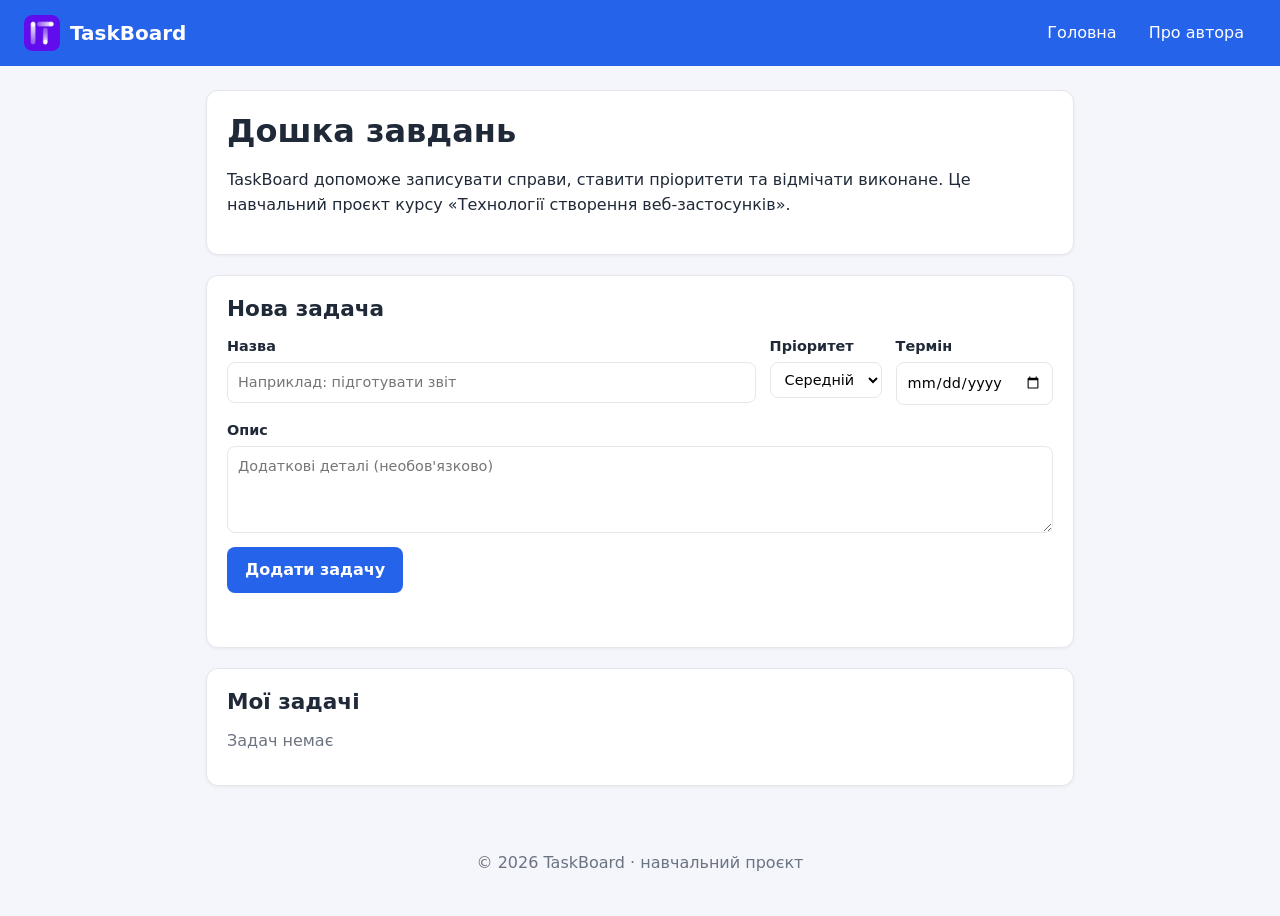
<file: index.html>
<!DOCTYPE html>
<html lang="uk">
<head>
  <meta charset="UTF-8">
  <meta name="viewport" content="width=device-width, initial-scale=1.0">
  <title>TaskBoard: дошка завдань</title>
  <link rel="stylesheet" href="style.css">
</head>
<body>

  <header class="site-header">
    <a class="brand" href="index.html">
      <img src="images/logo.png" alt="Логотип TaskBoard" width="36" height="36">
      <span>TaskBoard</span>
    </a>

    <nav class="nav">
      <a href="index.html">Головна</a>
      <a href="about.html">Про автора</a>
    </nav>
  </header>

  <main class="container">
    <section class="intro">
      <h1>Дошка завдань</h1>
      <p>
        TaskBoard допоможе записувати справи, ставити пріоритети
        та відмічати виконане. Це навчальний проєкт курсу
        «Технології створення веб-застосунків».
      </p>
    </section>

    <section class="card">
      <h2>Нова задача</h2>
      <form id="task-form" class="task-form">
        <div class="form-row">
          <label class="field grow">
            <span>Назва</span>
            <input type="text" id="title" name="title" placeholder="Наприклад: підготувати звіт" required maxlength="80">
          </label>

          <label class="field">
            <span>Пріоритет</span>
            <select id="priority" name="priority">
              <option value="low">Низький</option>
              <option value="medium" selected>Середній</option>
              <option value="high">Високий</option>
            </select>
          </label>

          <label class="field">
            <span>Термін</span>
            <input type="date" id="deadline" name="deadline">
          </label>
        </div>

        <label class="field">
          <span>Опис</span>
          <textarea id="description" name="description" rows="3" placeholder="Додаткові деталі (необов'язково)"></textarea>
        </label>

        <button type="submit" class="btn">Додати задачу</button>
        <p id="form-message" class="form-message" role="alert"></p>
      </form>
    </section>
    <section class="card">
      <h2>Мої задачі</h2>
      <p id="counter" class="counter">Задач немає</p>
      <ul id="task-list" class="task-list"></ul>
    </section>
  </main>

  <footer class="site-footer">
    <p>&copy; 2026 TaskBoard · навчальний проєкт</p>
  </footer>

  <script src="script.js" defer></script>

</body>
</html>
</file>
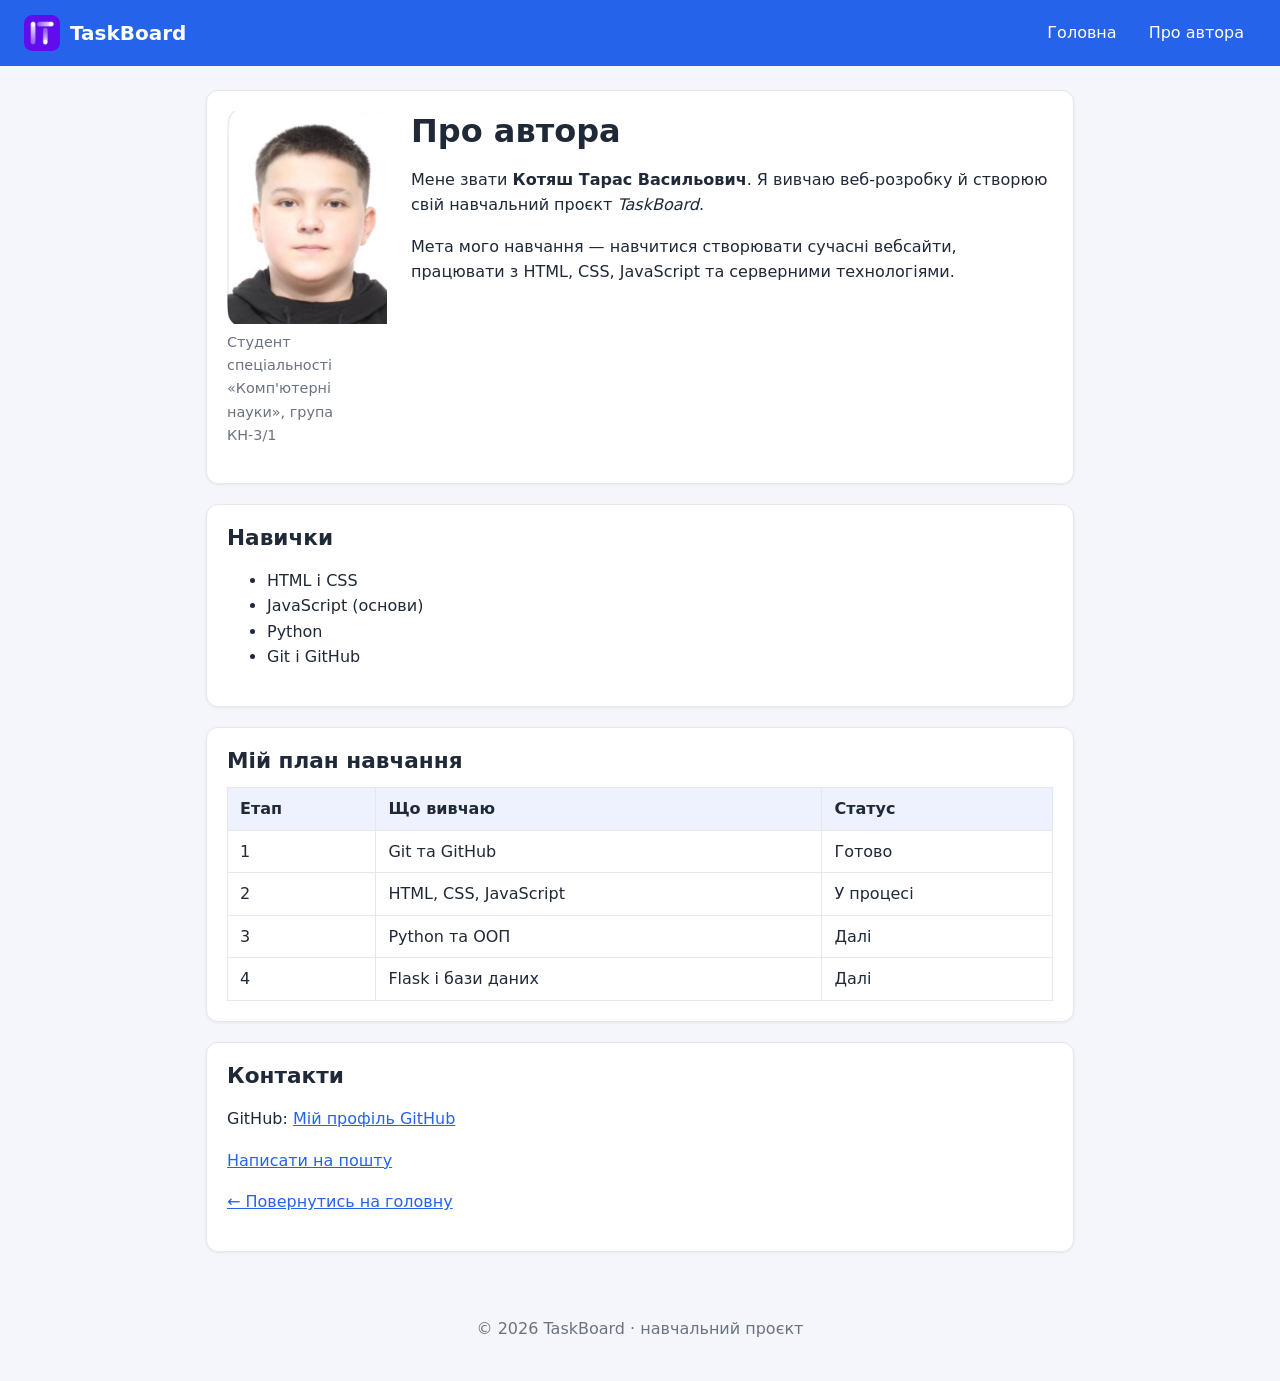
<file: about.html>
<!DOCTYPE html>
<html lang="uk">
<head>
  <meta charset="UTF-8">
  <meta name="viewport" content="width=device-width, initial-scale=1.0">
  <title>Про автора | TaskBoard</title>
  <link rel="stylesheet" href="style.css">
</head>
<body>

  <header class="site-header">
    <a class="brand" href="index.html">
      <img src="images/logo.png" alt="Логотип TaskBoard" width="36" height="36">
      <span>TaskBoard</span>
    </a>

    <nav class="nav">
      <a href="index.html">Головна</a>
      <a href="about.html">Про автора</a>
    </nav>
  </header>

  <main class="container">

    <article class="card profile">
      <figure>
        <img src="images/avatar.png" alt="Фото автора" width="160" height="160">
        <figcaption>Студент спеціальності «Комп'ютерні науки», група КН-3/1</figcaption>
      </figure>

      <div class="profile-text">
        <h1>Про автора</h1>

        <p>
          Мене звати <strong>Котяш Тарас Васильович</strong>.
          Я вивчаю веб-розробку й створюю свій навчальний проєкт
          <em>TaskBoard</em>.
        </p>

        <p>
          Мета мого навчання — навчитися створювати сучасні вебсайти,
          працювати з HTML, CSS, JavaScript та серверними технологіями.
        </p>
      </div>
    </article>

    <section class="card">
      <h2>Навички</h2>
      <ul>
        <li>HTML і CSS</li>
        <li>JavaScript (основи)</li>
        <li>Python</li>
        <li>Git і GitHub</li>
      </ul>
    </section>

    <section class="card">
      <h2>Мій план навчання</h2>

      <table>
        <thead>
          <tr>
            <th>Етап</th>
            <th>Що вивчаю</th>
            <th>Статус</th>
          </tr>
        </thead>

        <tbody>
          <tr>
            <td>1</td>
            <td>Git та GitHub</td>
            <td>Готово</td>
          </tr>
          <tr>
            <td>2</td>
            <td>HTML, CSS, JavaScript</td>
            <td>У процесі</td>
          </tr>
          <tr>
            <td>3</td>
            <td>Python та ООП</td>
            <td>Далі</td>
          </tr>
          <tr>
            <td>4</td>
            <td>Flask і бази даних</td>
            <td>Далі</td>
          </tr>
        </tbody>
      </table>
    </section>

    <section class="card">
      <h2>Контакти</h2>

      <p>
        GitHub:
        <a href="https://github.com/kotiashtvkn24-pixel"
           target="_blank" rel="noopener">Мій профіль GitHub</a>
      </p>

      <p>
        <a href="mailto:student@example.com">Написати на пошту</a>
      </p>

      <p>
        <a href="index.html">← Повернутись на головну</a>
      </p>
    </section>

  </main>

  <footer class="site-footer">
    <p>&copy; 2026 TaskBoard · навчальний проєкт</p>
  </footer>

</body>
</html>
</file>
<file: style.css>
:root {
  --bg: #f4f6fb;
  --card: #ffffff;
  --text: #1f2937;
  --muted: #6b7280;
  --primary: #2563eb;
  --primary-dark: #1d4ed8;
  --border: #e5e7eb;
  --success: #16a34a;
  --danger: #dc2626;
  --warning: #d97706;
  --radius: 12px;
}

* {
  box-sizing: border-box;
}

body {
  margin: 0;
  font-family: system-ui, "Segoe UI", Roboto, Arial, sans-serif;
  line-height: 1.6;
  color: var(--text);
  background: var(--bg);
}

h1, h2 {
  line-height: 1.25;
  margin: 0 0 12px;
}

h1 { font-size: 2rem; }
h2 { font-size: 1.35rem; }

a { color: var(--primary); }
a:hover { color: var(--primary-dark); }

img { max-width: 100%; height: auto; }

.site-header {
  background: var(--primary);
  color: #fff;
  padding: 14px 24px;
}

.brand {
  color: #fff;
  font-weight: 700;
  font-size: 1.25rem;
  text-decoration: none;
}

.nav a {
  color: #fff;
  text-decoration: none;
  padding: 6px 12px;
  border-radius: 8px;
}

.nav a:hover {
  background: rgba(255, 255, 255, 0.2);
}

.container {
  max-width: 900px;
  margin: 24px auto;
  padding: 0 16px;
}

.card,
.intro {
  background: var(--card);
  border: 1px solid var(--border);
  border-radius: var(--radius);
  padding: 20px;
  margin-bottom: 20px;
  box-shadow: 0 1px 3px rgba(0, 0, 0, 0.06);
}

.site-footer {
  text-align: center;
  color: var(--muted);
  padding: 24px 16px;
}

table {
  border-collapse: collapse;
  width: 100%;
}

th, td {
  border: 1px solid var(--border);
  padding: 8px 12px;
  text-align: left;
}

th { background: #eef2ff; }

figure { margin: 0 0 16px; }
figcaption { color: var(--muted); font-size: 0.9rem; }

/* ===== W-10: Flexbox ===== */

.site-header {
  display: flex;
  flex-wrap: wrap;
  align-items: center;
  justify-content: space-between;
  gap: 12px;
}

.brand {
  display: flex;
  align-items: center;
  gap: 10px;
}

.nav {
  display: flex;
  gap: 8px;
}

.profile {
  display: flex;
  gap: 24px;
  align-items: flex-start;
}

.profile figure { flex: 0 0 160px; }
.profile-text { flex: 1; }

/* ===== W-10: Форма ===== */

.task-form {
  display: flex;
  flex-direction: column;
  gap: 14px;
}

.form-row {
  display: flex;
  flex-wrap: wrap;
  gap: 14px;
}

.field {
  display: flex;
  flex-direction: column;
  gap: 4px;
  font-weight: 600;
  font-size: 0.9rem;
}

.field.grow { flex: 1 1 260px; }

input[type="text"],
input[type="date"],
select,
textarea {
  font: inherit;
  font-weight: 400;
  padding: 8px 10px;
  border: 1px solid var(--border);
  border-radius: 8px;
  background: #fff;
}

input:focus,
select:focus,
textarea:focus {
  outline: 2px solid var(--primary);
  outline-offset: 1px;
}

.btn {
  align-self: flex-start;
  font: inherit;
  font-weight: 600;
  color: #fff;
  background: var(--primary);
  border: 0;
  border-radius: 8px;
  padding: 10px 18px;
  cursor: pointer;
}

.btn:hover { background: var(--primary-dark); }

.form-message {
  margin: 0;
  min-height: 1.4em;
  color: var(--danger);
  font-size: 0.9rem;
}

/* ===== W-10: Адаптивність (має бути в кінці файлу) ===== */

@media (max-width: 600px) {
  .site-header { flex-direction: column; align-items: flex-start; }
  .profile { flex-direction: column; }
  .form-row { flex-direction: column; }
  .field.grow { flex: 0 0 auto; }
  .btn { align-self: stretch; }
  h1 { font-size: 1.6rem; }
}

/* ===== W-12: Список задач ===== */

.counter {
  color: var(--muted);
  margin: 0 0 12px;
}

.task-list {
  list-style: none;
  margin: 0;
  padding: 0;
  display: flex;
  flex-direction: column;
  gap: 10px;
}

.task {
  display: flex;
  align-items: flex-start;
  gap: 12px;
  padding: 12px 14px;
  border: 1px solid var(--border);
  border-left: 5px solid var(--warning);
  border-radius: 10px;
  background: #fff;
}

.task.priority-high { border-left-color: var(--danger); }
.task.priority-medium { border-left-color: var(--warning); }
.task.priority-low { border-left-color: var(--success); }

.task-body { flex: 1; min-width: 0; }
.task-title { font-weight: 600; word-break: break-word; }
.task-meta { color: var(--muted); font-size: 0.85rem; }
.task-desc { margin: 4px 0 0; font-size: 0.95rem; }

.task.done { background: #f3f4f6; }
.task.done .task-title { text-decoration: line-through; color: var(--muted); }

.delete {
  border: 0;
  background: transparent;
  color: var(--danger);
  font-size: 1.4rem;
  line-height: 1;
  cursor: pointer;
  padding: 0 6px;
}

.delete:hover { background: #fee2e2; border-radius: 6px; }
</file>
